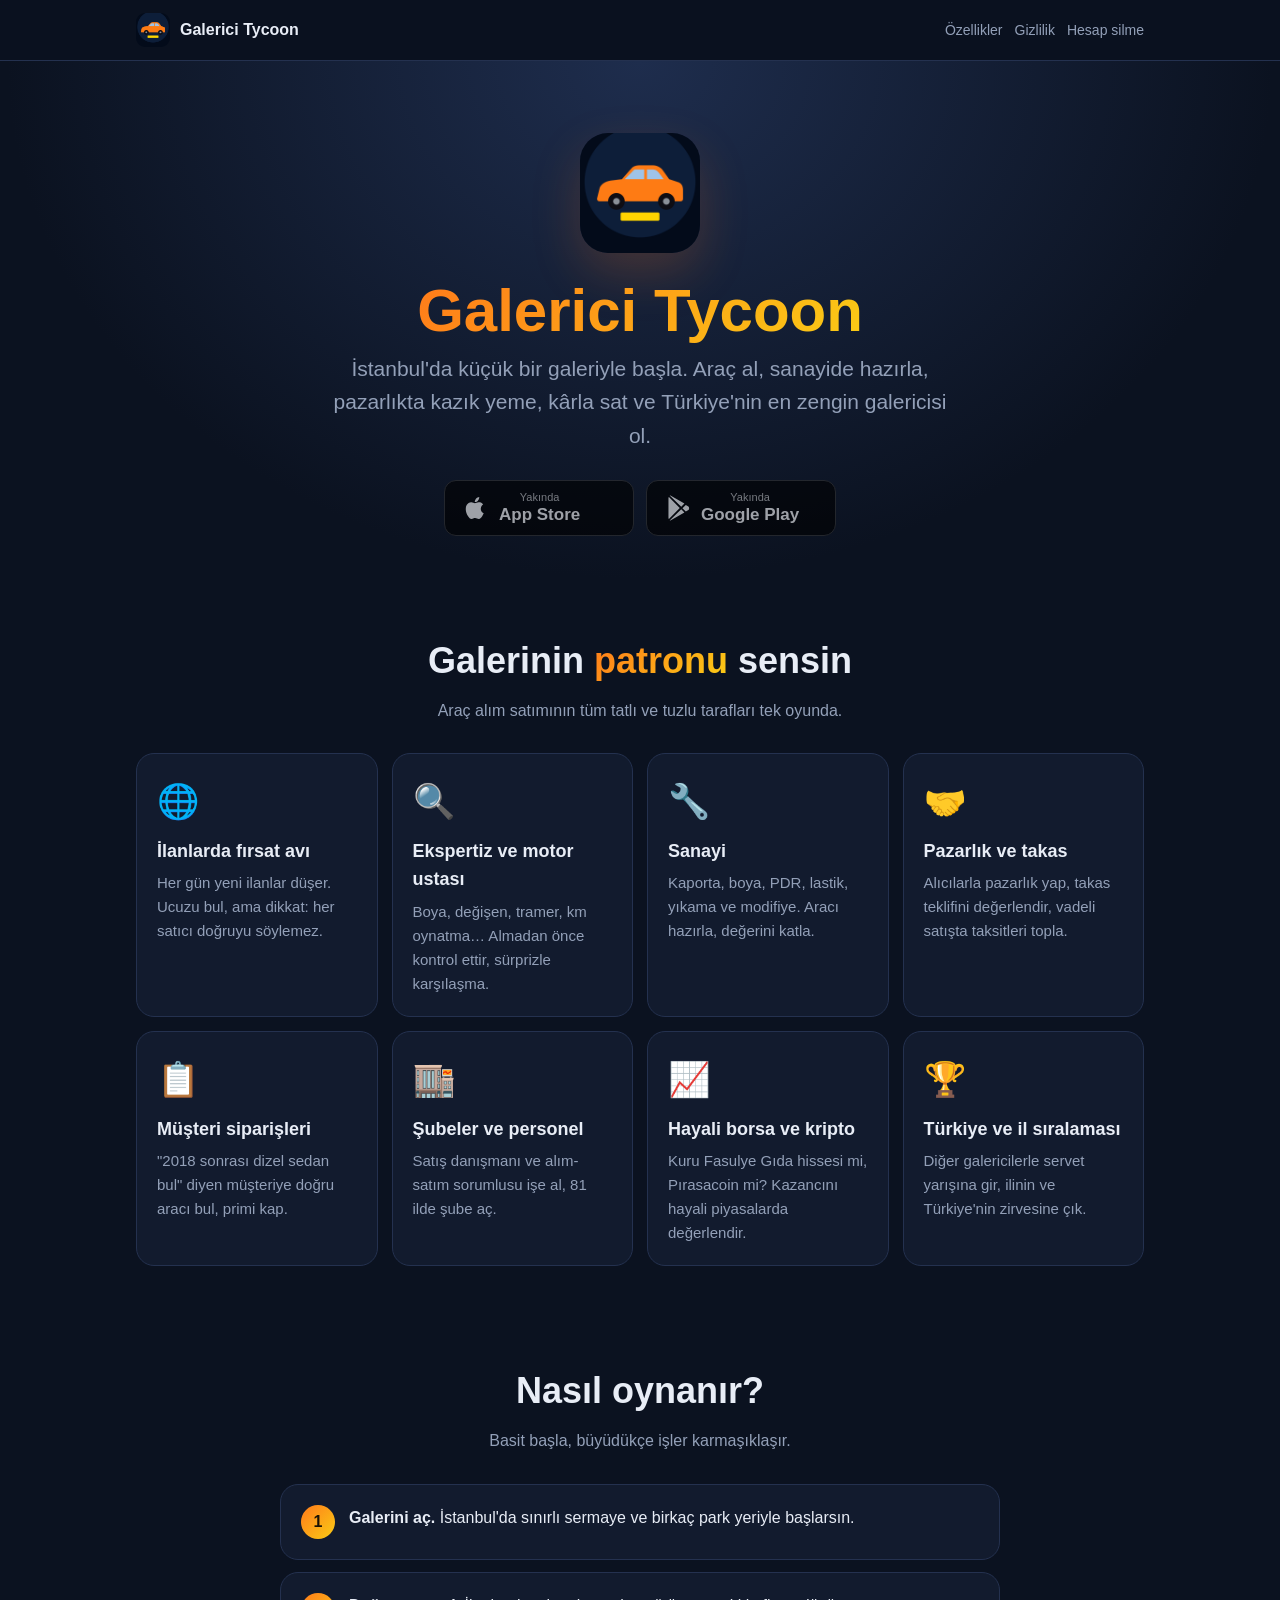
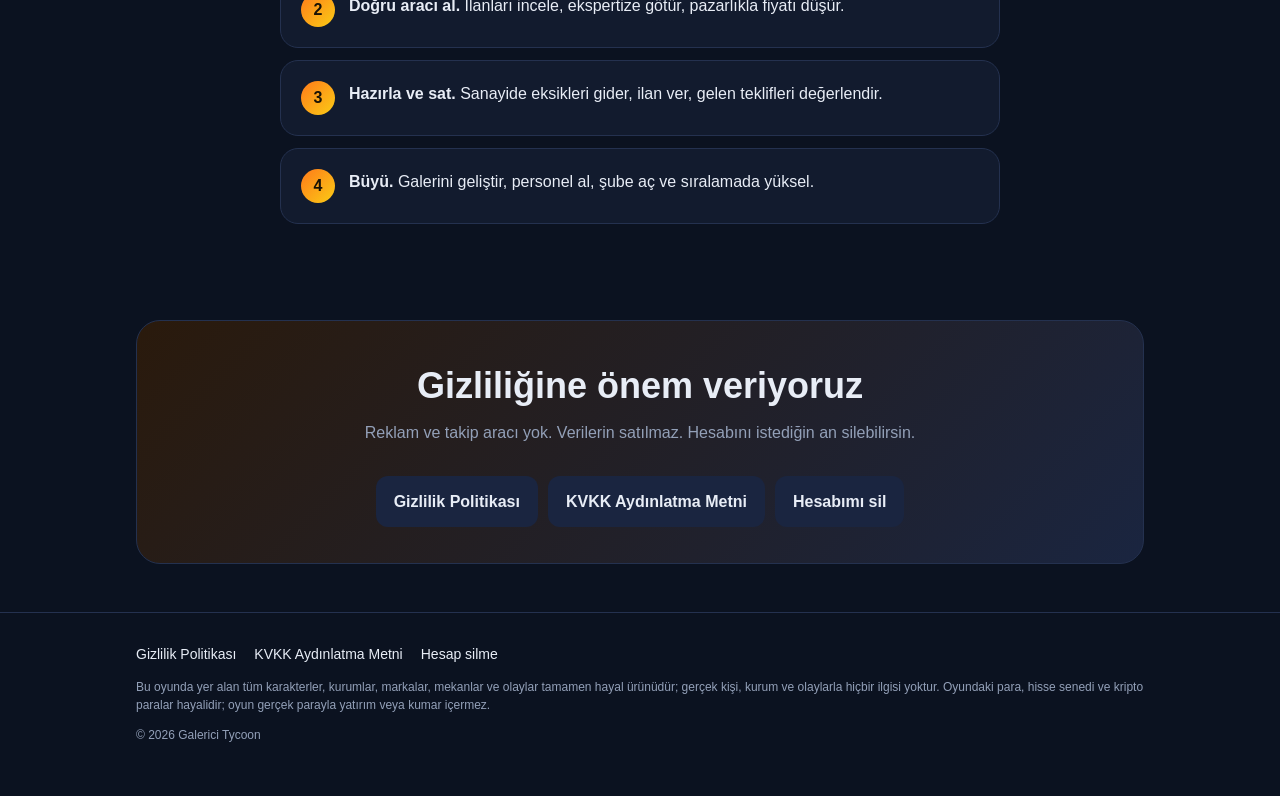
<file: index.html>
<!doctype html>
<html lang="tr">
<head>
<meta charset="utf-8">
<meta name="viewport" content="width=device-width,initial-scale=1">
<title>Galerici Tycoon</title>
<meta name="description" content="Galerici Tycoon: İstanbul'da küçük bir galeriyle başla, araç al, sanayide hazırla, pazarlık yap, sat ve 81 ilde Türkiye'nin en zengin galericisi ol.">
<meta property="og:title" content="Galerici Tycoon">
<meta property="og:description" content="Al, hazırla, pazarlık yap, sat. Türkiye'nin en zengin galericisi ol.">
<meta property="og:image" content="icon.png">
<meta name="theme-color" content="#0b1220">
<link rel="icon" href="icon.png">
<link rel="stylesheet" href="style.css">
</head>
<body>
<nav><div class="wrap">
  <a class="brand" href="index.html"><img src="icon.png" alt="">Galerici Tycoon</a>
  <a class="l opt" href="#ozellikler">Özellikler</a>
  <a class="l" href="gizlilik.html">Gizlilik</a>
  <a class="l" href="hesap-sil.html">Hesap silme</a>
</div></nav>

<header class="hero"><div class="wrap">
  <img class="ic" src="icon.png" alt="Galerici Tycoon simgesi">
  <h1><span class="grad">Galerici Tycoon</span></h1>
  <p class="lead">İstanbul'da küçük bir galeriyle başla. Araç al, sanayide hazırla, pazarlıkta kazık yeme, kârla sat ve Türkiye'nin en zengin galericisi ol.</p>
  <div class="stores">
    <a class="store soon" href="#" aria-label="App Store'dan indir (yakında)"><svg viewBox="0 0 24 24" aria-hidden="true"><path d="M16.4 12.6c0-2.6 2.1-3.8 2.2-3.9-1.2-1.8-3.1-2-3.7-2-1.6-.2-3.1.9-3.9.9-.8 0-2-.9-3.4-.9-1.7 0-3.3 1-4.2 2.6-1.8 3.1-.5 7.7 1.3 10.2.9 1.2 1.9 2.6 3.2 2.6 1.3-.1 1.8-.8 3.3-.8s2 .8 3.4.8c1.4 0 2.3-1.3 3.1-2.5 1-1.4 1.4-2.8 1.4-2.9 0 0-2.7-1-2.7-4.1zM13.9 5c.7-.9 1.2-2 1.1-3.2-1 0-2.3.7-3 1.6-.7.8-1.2 2-1.1 3.1 1.1.1 2.3-.6 3-1.5z"/></svg><span><small>Yakında</small><b>App Store</b></span></a>
    <a class="store soon" href="#" aria-label="Google Play'den indir (yakında)"><svg viewBox="0 0 24 24" aria-hidden="true"><path d="M3.6 1.8c-.3.3-.4.7-.4 1.2v18c0 .5.1.9.4 1.2l10-10.2L3.6 1.8zm11.4 9 2.9-2.9L5.4.7c-.4-.2-.8-.3-1.1-.2l10.7 10.3zm0 2.4L4.3 23.5c.3.1.7 0 1.1-.2l12.5-7.2-2.9-2.9zm6.6-2.6-2.4-1.4-3.1 3.1 3.1 3 2.4-1.4c.9-.5.9-2.8 0-3.3z"/></svg><span><small>Yakında</small><b>Google Play</b></span></a>
  </div>
  
</div></header>

<section id="ozellikler"><div class="wrap">
  <h2 class="t">Galerinin <span class="grad">patronu</span> sensin</h2>
  <p class="st">Araç alım satımının tüm tatlı ve tuzlu tarafları tek oyunda.</p>
  <div class="grid">
    <div class="card"><div class="e">🌐</div><h3>İlanlarda fırsat avı</h3><p>Her gün yeni ilanlar düşer. Ucuzu bul, ama dikkat: her satıcı doğruyu söylemez.</p></div>
    <div class="card"><div class="e">🔍</div><h3>Ekspertiz ve motor ustası</h3><p>Boya, değişen, tramer, km oynatma… Almadan önce kontrol ettir, sürprizle karşılaşma.</p></div>
    <div class="card"><div class="e">🔧</div><h3>Sanayi</h3><p>Kaporta, boya, PDR, lastik, yıkama ve modifiye. Aracı hazırla, değerini katla.</p></div>
    <div class="card"><div class="e">🤝</div><h3>Pazarlık ve takas</h3><p>Alıcılarla pazarlık yap, takas teklifini değerlendir, vadeli satışta taksitleri topla.</p></div>
    <div class="card"><div class="e">📋</div><h3>Müşteri siparişleri</h3><p>"2018 sonrası dizel sedan bul" diyen müşteriye doğru aracı bul, primi kap.</p></div>
    <div class="card"><div class="e">🏬</div><h3>Şubeler ve personel</h3><p>Satış danışmanı ve alım-satım sorumlusu işe al, 81 ilde şube aç.</p></div>
    <div class="card"><div class="e">📈</div><h3>Hayali borsa ve kripto</h3><p>Kuru Fasulye Gıda hissesi mi, Pırasacoin mi? Kazancını hayali piyasalarda değerlendir.</p></div>
    <div class="card"><div class="e">🏆</div><h3>Türkiye ve il sıralaması</h3><p>Diğer galericilerle servet yarışına gir, ilinin ve Türkiye'nin zirvesine çık.</p></div>
  </div>
</div></section>

<section><div class="wrap">
  <h2 class="t">Nasıl oynanır?</h2>
  <p class="st">Basit başla, büyüdükçe işler karmaşıklaşır.</p>
  <div class="steps">
    <div class="card"><div><b>Galerini aç.</b> İstanbul'da sınırlı sermaye ve birkaç park yeriyle başlarsın.</div></div>
    <div class="card"><div><b>Doğru aracı al.</b> İlanları incele, ekspertize götür, pazarlıkla fiyatı düşür.</div></div>
    <div class="card"><div><b>Hazırla ve sat.</b> Sanayide eksikleri gider, ilan ver, gelen teklifleri değerlendir.</div></div>
    <div class="card"><div><b>Büyü.</b> Galerini geliştir, personel al, şube aç ve sıralamada yüksel.</div></div>
  </div>
</div></section>

<section><div class="wrap"><div class="cta">
  <h2 class="t" style="margin-bottom:6px">Gizliliğine önem veriyoruz</h2>
  <p class="st" style="margin-bottom:18px">Reklam ve takip aracı yok. Verilerin satılmaz. Hesabını istediğin an silebilirsin.</p>
  <div style="display:flex;gap:10px;justify-content:center;flex-wrap:wrap">
    <a class="btn" style="width:auto" href="gizlilik.html">Gizlilik Politikası</a>
    <a class="btn" style="width:auto" href="kvkk.html">KVKK Aydınlatma Metni</a>
    <a class="btn" style="width:auto" href="hesap-sil.html">Hesabımı sil</a>
  </div>
</div></div></section>

<footer><div class="wrap">
  <div class="links"><a href="gizlilik.html">Gizlilik Politikası</a><a href="kvkk.html">KVKK Aydınlatma Metni</a><a href="hesap-sil.html">Hesap silme</a><a id="mail" href="#">İletişim</a></div>
  <p class="disc">Bu oyunda yer alan tüm karakterler, kurumlar, markalar, mekanlar ve olaylar tamamen hayal ürünüdür; gerçek kişi, kurum ve olaylarla hiçbir ilgisi yoktur. Oyundaki para, hisse senedi ve kripto paralar hayalidir; oyun gerçek parayla yatırım veya kumar içermez.</p>
  <p class="disc">© <span id="y"></span> <span id="vs"></span></p>
</div></footer>
<script src="legal.js"></script>
<script src="common.js"></script>
</body>
</html>
</file>
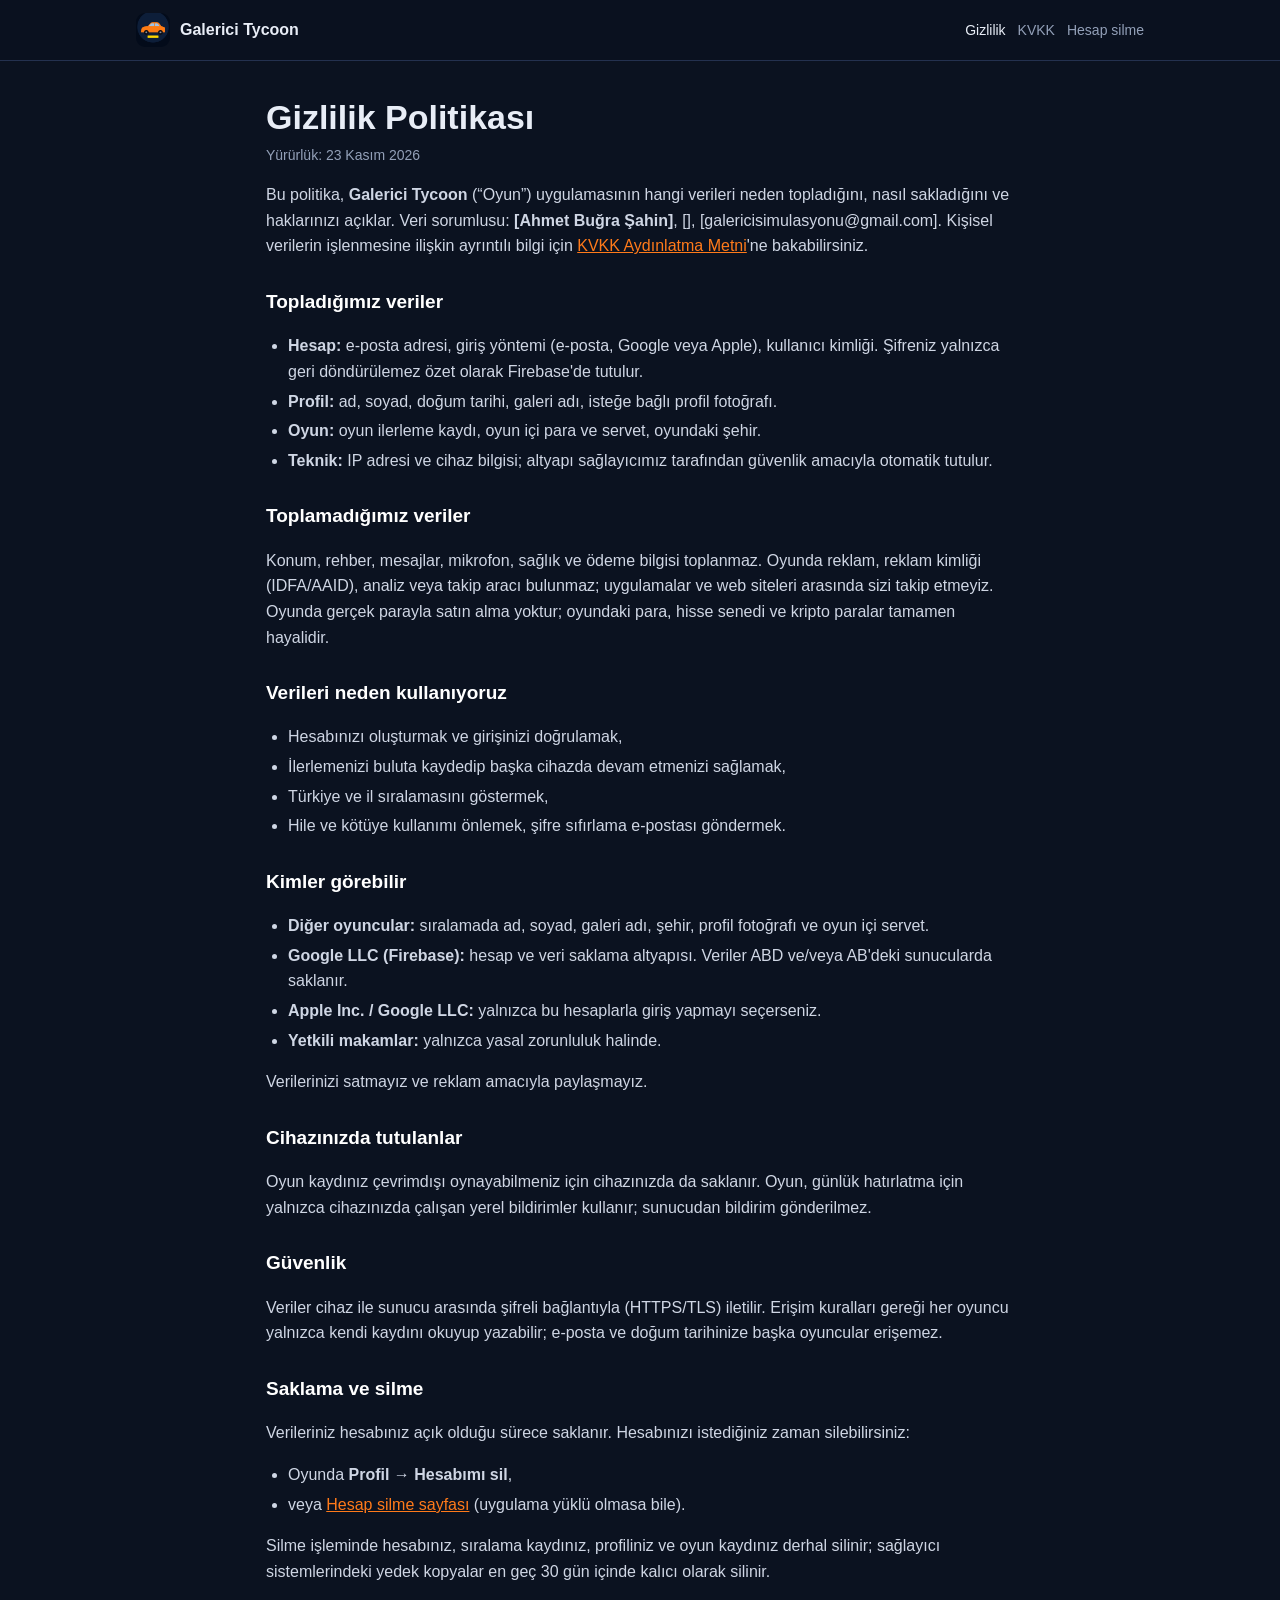
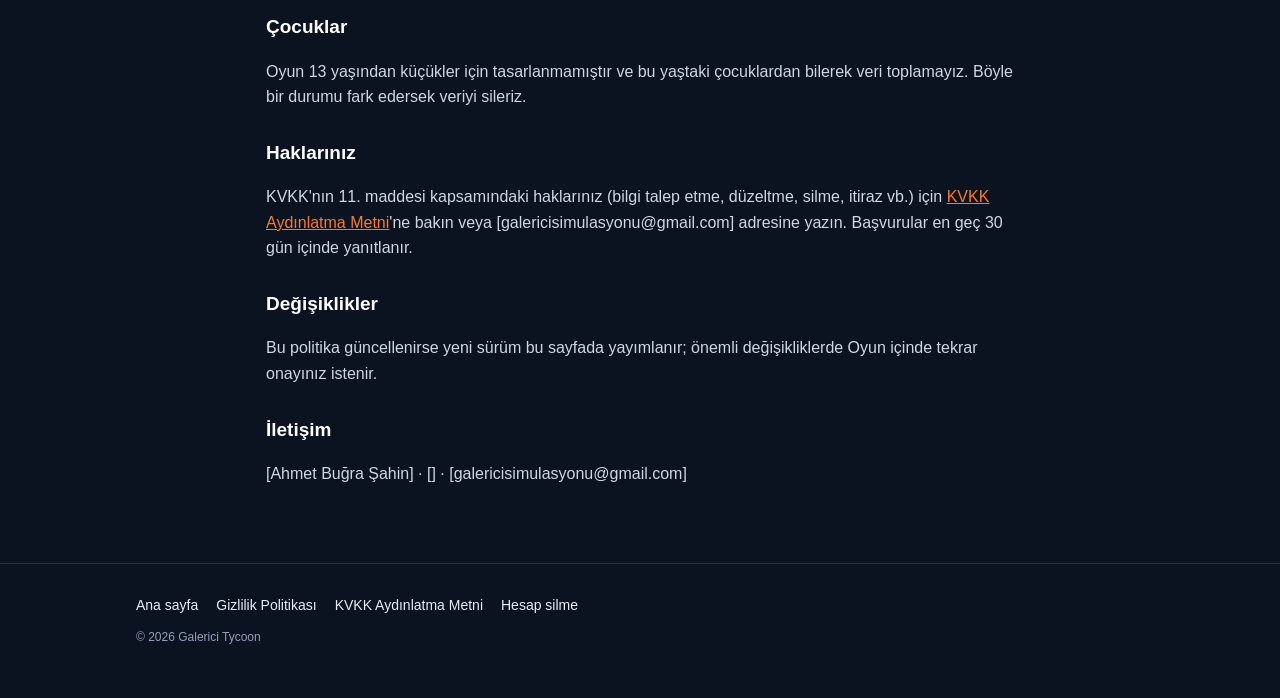
<file: gizlilik.html>
<!doctype html>
<html lang="tr">
<head>
<meta charset="utf-8">
<meta name="viewport" content="width=device-width,initial-scale=1">
<title>Gizlilik Politikası · Galerici Tycoon</title>
<meta name="theme-color" content="#0b1220">
<link rel="icon" href="icon.png">
<link rel="stylesheet" href="style.css">
</head>
<body>
<nav><div class="wrap">
  <a class="brand" href="index.html"><img src="icon.png" alt="">Galerici Tycoon</a>
  <a class="l on" href="gizlilik.html">Gizlilik</a>
  <a class="l opt" href="kvkk.html">KVKK</a>
  <a class="l" href="hesap-sil.html">Hesap silme</a>
</div></nav>
<main class="doc" data-doc="privacy"><noscript>Bu metni görüntülemek için JavaScript'i açın.</noscript></main>
<footer><div class="wrap">
  <div class="links"><a href="index.html">Ana sayfa</a><a href="gizlilik.html">Gizlilik Politikası</a><a href="kvkk.html">KVKK Aydınlatma Metni</a><a href="hesap-sil.html">Hesap silme</a><a id="mail" href="#">İletişim</a></div>
  <p class="disc">© <span id="y"></span> <span id="vs"></span></p>
</div></footer>
<script src="legal.js"></script>
<script src="common.js"></script>
</body>
</html>
</file>
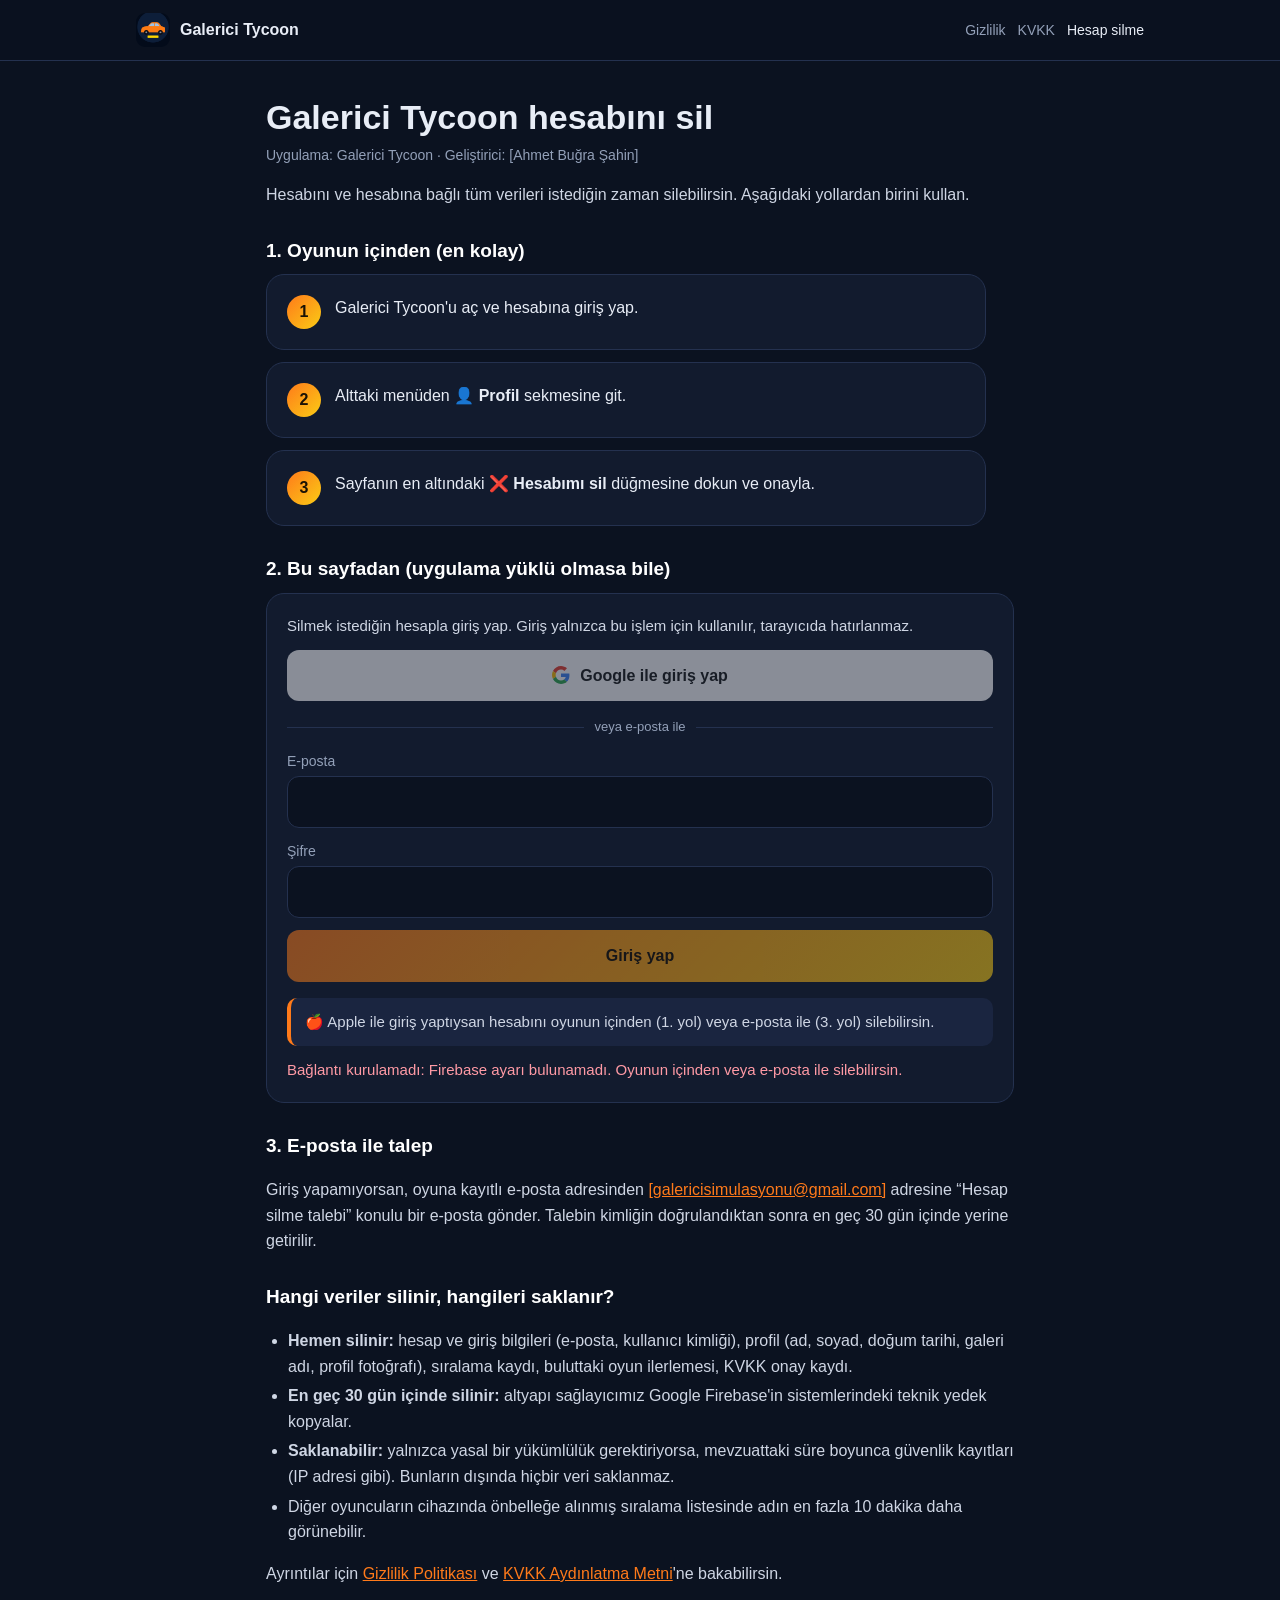
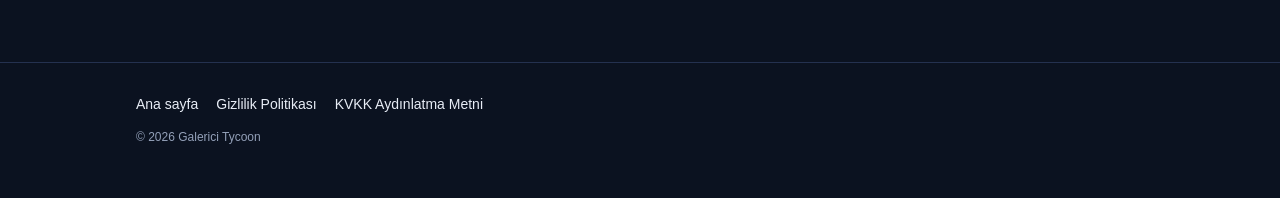
<file: hesap-sil.html>
<!doctype html>
<html lang="tr">
<head>
<meta charset="utf-8">
<meta name="viewport" content="width=device-width,initial-scale=1">
<title>Hesap Silme · Galerici Tycoon</title>
<meta name="description" content="Galerici Tycoon hesabını ve tüm verilerini silme.">
<meta name="theme-color" content="#0b1220">
<link rel="icon" href="icon.png">
<link rel="stylesheet" href="style.css">
</head>
<body>
<nav><div class="wrap">
  <a class="brand" href="index.html"><img src="icon.png" alt="">Galerici Tycoon</a>
  <a class="l" href="gizlilik.html">Gizlilik</a>
  <a class="l opt" href="kvkk.html">KVKK</a>
  <a class="l on" href="hesap-sil.html">Hesap silme</a>
</div></nav>

<main class="doc">
  <h2>Galerici Tycoon hesabını sil</h2>
  <p class="meta">Uygulama: Galerici Tycoon · Geliştirici: <span id="dev"></span></p>
  <p>Hesabını ve hesabına bağlı tüm verileri istediğin zaman silebilirsin. Aşağıdaki yollardan birini kullan.</p>

  <h3>1. Oyunun içinden (en kolay)</h3>
  <div class="steps" style="margin:0">
    <div class="card"><div>Galerici Tycoon'u aç ve hesabına giriş yap.</div></div>
    <div class="card"><div>Alttaki menüden <b>👤 Profil</b> sekmesine git.</div></div>
    <div class="card"><div>Sayfanın en altındaki <b>❌ Hesabımı sil</b> düğmesine dokun ve onayla.</div></div>
  </div>

  <h3>2. Bu sayfadan (uygulama yüklü olmasa bile)</h3>
  <div class="card">
    <div id="step-login">
      <p style="margin-top:0">Silmek istediğin hesapla giriş yap. Giriş yalnızca bu işlem için kullanılır, tarayıcıda hatırlanmaz.</p>
      <button class="btn g" id="btn-google"><svg width="18" height="18" viewBox="0 0 48 48" aria-hidden="true"><path fill="#EA4335" d="M24 9.5c3.5 0 6.6 1.2 9.1 3.6l6.8-6.8C35.8 2.4 30.3 0 24 0 14.6 0 6.6 5.4 2.6 13.2l7.9 6.2C12.4 13.7 17.7 9.5 24 9.5z"/><path fill="#4285F4" d="M46.5 24.5c0-1.6-.1-3.1-.4-4.5H24v9h12.7c-.6 3-2.3 5.5-4.8 7.2l7.7 6c4.5-4.2 6.9-10.3 6.9-17.7z"/><path fill="#FBBC05" d="M10.5 28.6c-.5-1.4-.8-3-.8-4.6s.3-3.2.8-4.6l-7.9-6.2C.9 16.5 0 20.1 0 24s.9 7.5 2.6 10.8l7.9-6.2z"/><path fill="#34A853" d="M24 48c6.5 0 11.9-2.1 15.9-5.8l-7.7-6c-2.1 1.4-4.9 2.3-8.2 2.3-6.3 0-11.6-4.2-13.5-9.9l-7.9 6.2C6.6 42.6 14.6 48 24 48z"/></svg>Google ile giriş yap</button>
      <div class="or">veya e-posta ile</div>
      <form id="f-login">
        <label for="em">E-posta</label><input id="em" type="email" autocomplete="email" required maxlength="80">
        <label for="pw">Şifre</label><input id="pw" type="password" autocomplete="current-password" required maxlength="64">
        <button class="btn pri" type="submit">Giriş yap</button>
      </form>
      <p class="note" style="margin-top:16px">🍎 Apple ile giriş yaptıysan hesabını oyunun içinden (1. yol) veya e-posta ile (3. yol) silebilirsin.</p>
    </div>
    <div id="step-confirm" class="hidden">
      <p style="margin-top:0">Giriş yapılan hesap: <b id="who"></b></p>
      <p>Silinecekler: giriş bilgilerin, profilin (ad, soyad, doğum tarihi, galeri adı, fotoğraf), sıralama kaydın ve buluttaki oyun kaydın.</p>
      <label class="chk"><input type="checkbox" id="sure"><span>Hesabımın ve tüm verilerimin <b>kalıcı olarak</b> silineceğini ve bunun geri alınamayacağını anlıyorum.</span></label>
      <button class="btn bad" id="btn-del" disabled>Hesabımı kalıcı olarak sil</button>
      <button class="btn" id="btn-cancel">Vazgeç</button>
    </div>
    <div id="step-done" class="hidden">
      <p style="margin:0;font-size:18px">✅ Hesabın ve tüm verilerin silindi.</p>
      <p>Telefonunda oyun yüklüyse uygulamayı kaldırarak cihazdaki kaydı da silebilirsin.</p>
    </div>
    <div class="msg" id="msg" role="status"></div>
  </div>

  <h3>3. E-posta ile talep</h3>
  <p>Giriş yapamıyorsan, oyuna kayıtlı e-posta adresinden <a id="req" href="#"></a> adresine “Hesap silme talebi” konulu bir e-posta gönder. Talebin kimliğin doğrulandıktan sonra en geç 30 gün içinde yerine getirilir.</p>

  <h3>Hangi veriler silinir, hangileri saklanır?</h3>
  <ul>
    <li><b>Hemen silinir:</b> hesap ve giriş bilgileri (e-posta, kullanıcı kimliği), profil (ad, soyad, doğum tarihi, galeri adı, profil fotoğrafı), sıralama kaydı, buluttaki oyun ilerlemesi, KVKK onay kaydı.</li>
    <li><b>En geç 30 gün içinde silinir:</b> altyapı sağlayıcımız Google Firebase'in sistemlerindeki teknik yedek kopyalar.</li>
    <li><b>Saklanabilir:</b> yalnızca yasal bir yükümlülük gerektiriyorsa, mevzuattaki süre boyunca güvenlik kayıtları (IP adresi gibi). Bunların dışında hiçbir veri saklanmaz.</li>
    <li>Diğer oyuncuların cihazında önbelleğe alınmış sıralama listesinde adın en fazla 10 dakika daha görünebilir.</li>
  </ul>
  <p>Ayrıntılar için <a href="gizlilik.html">Gizlilik Politikası</a> ve <a href="kvkk.html">KVKK Aydınlatma Metni</a>'ne bakabilirsin.</p>
</main>

<footer><div class="wrap">
  <div class="links"><a href="index.html">Ana sayfa</a><a href="gizlilik.html">Gizlilik Politikası</a><a href="kvkk.html">KVKK Aydınlatma Metni</a><a id="mail" href="#">İletişim</a></div>
  <p class="disc">© <span id="y"></span> <span id="vs"></span></p>
</div></footer>

<script src="legal.js"></script>
<script src="common.js"></script>
<script src="firebase-config.js"></script>
<script type="module">
const VS=window.LEGAL_VS||{},$=id=>document.getElementById(id);
$('dev').textContent=VS.ad;$('req').textContent=VS.eposta;
if(VS.eposta&&VS.eposta[0]!=='[')$('req').href='mailto:'+VS.eposta+'?subject='+encodeURIComponent('Hesap silme talebi - Galerici Tycoon');
const msg=(t,ok)=>{$('msg').textContent=t;$('msg').className='msg '+(ok?'ok':'err')};
const ERR={'auth/invalid-credential':'E-posta veya şifre hatalı.','auth/wrong-password':'E-posta veya şifre hatalı.','auth/user-not-found':'Bu e-posta ile kayıt bulunamadı.','auth/too-many-requests':'Çok fazla deneme yaptın, biraz sonra tekrar dene.','auth/network-request-failed':'İnternet bağlantısı yok.','auth/unauthorized-domain':'Bu site Firebase\'de yetkili alan olarak eklenmemiş.','auth/popup-blocked':'Açılır pencere engellendi, tarayıcı ayarlarından izin ver.'};
const fe=x=>{const c=String(x&&(x.code||x.message)||'');return /cancel|popup-closed/.test(c)?'':ERR[c]||'Bir hata oluştu ('+c+')'};
const B='https://www.gstatic.com/firebasejs/10.14.1/';
try{
  const C=window.FB_CONFIG||{};if(!C.apiKey)throw new Error('Firebase ayarı bulunamadı.');
  const [{initializeApp},A,F]=await Promise.all([import(B+'firebase-app.js'),import(B+'firebase-auth.js'),import(B+'firebase-firestore.js')]);
  const app=initializeApp(C),auth=A.initializeAuth(app,{persistence:A.inMemoryPersistence,popupRedirectResolver:A.browserPopupRedirectResolver}),db=F.getFirestore(app);
  auth.languageCode='tr';
  const signedIn=u=>{$('who').textContent=u.email||u.uid;$('step-login').classList.add('hidden');$('step-confirm').classList.remove('hidden');msg('')};
  $('btn-google').onclick=async()=>{msg('');try{signedIn((await A.signInWithPopup(auth,new A.GoogleAuthProvider())).user)}catch(x){const m=fe(x);if(m)msg(m)}};
  $('f-login').onsubmit=async e=>{e.preventDefault();msg('');try{signedIn((await A.signInWithEmailAndPassword(auth,$('em').value.trim(),$('pw').value)).user)}catch(x){msg(fe(x))}};
  $('sure').onchange=e=>$('btn-del').disabled=!e.target.checked;
  $('btn-cancel').onclick=async()=>{await A.signOut(auth);$('sure').checked=false;$('btn-del').disabled=true;$('step-confirm').classList.add('hidden');$('step-login').classList.remove('hidden');msg('')};
  $('btn-del').onclick=async()=>{
    const u=auth.currentUser;if(!u)return;$('btn-del').disabled=true;msg('Siliniyor…',true);
    try{await Promise.all([F.deleteDoc(F.doc(db,'players',u.uid)),F.deleteDoc(F.doc(db,'users',u.uid))]);await A.deleteUser(u);
      $('step-confirm').classList.add('hidden');$('step-done').classList.remove('hidden');msg('')}
    catch(x){$('btn-del').disabled=false;msg('Silinemedi: '+fe(x)+' Tekrar dene veya e-posta ile talep gönder.')}
  };
}catch(e){msg('Bağlantı kurulamadı: '+e.message+' Oyunun içinden veya e-posta ile silebilirsin.');$('btn-google').disabled=true;document.querySelector('#f-login button').disabled=true}
</script>
</body>
</html>
</file>
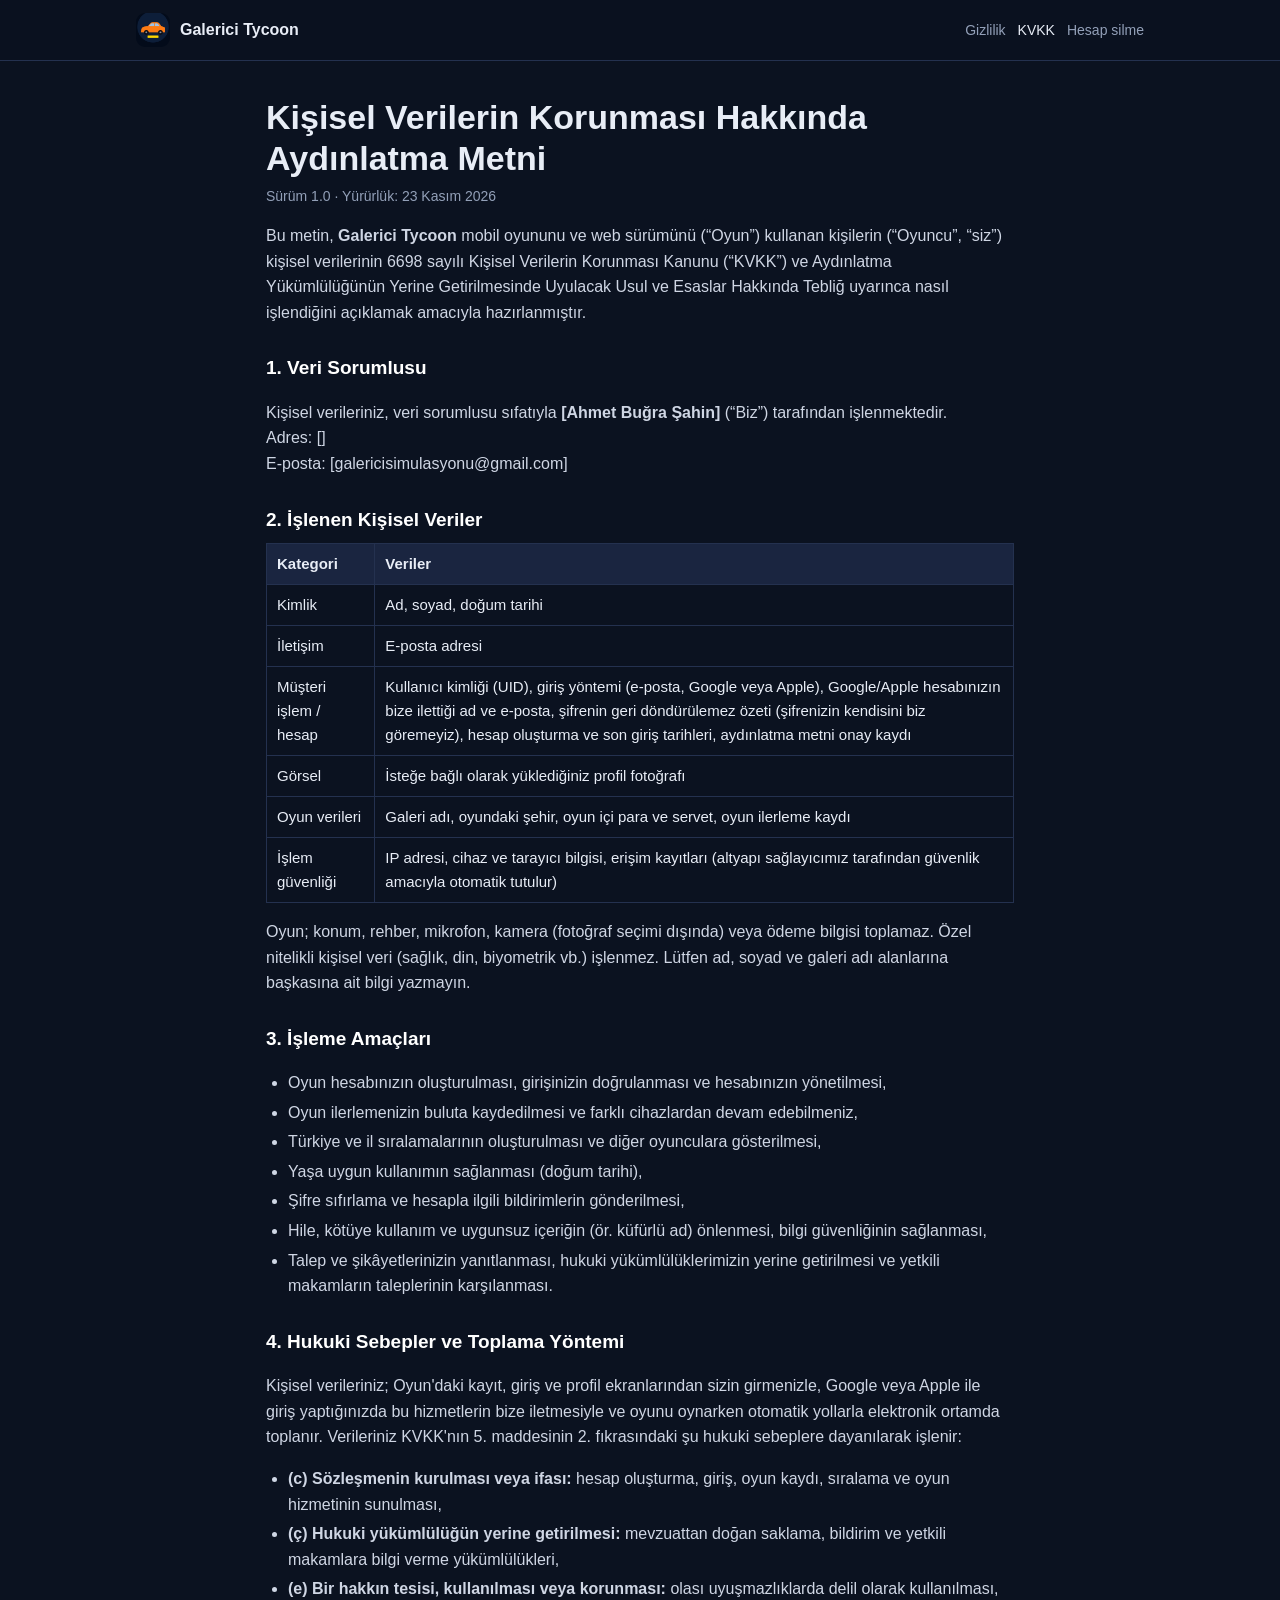
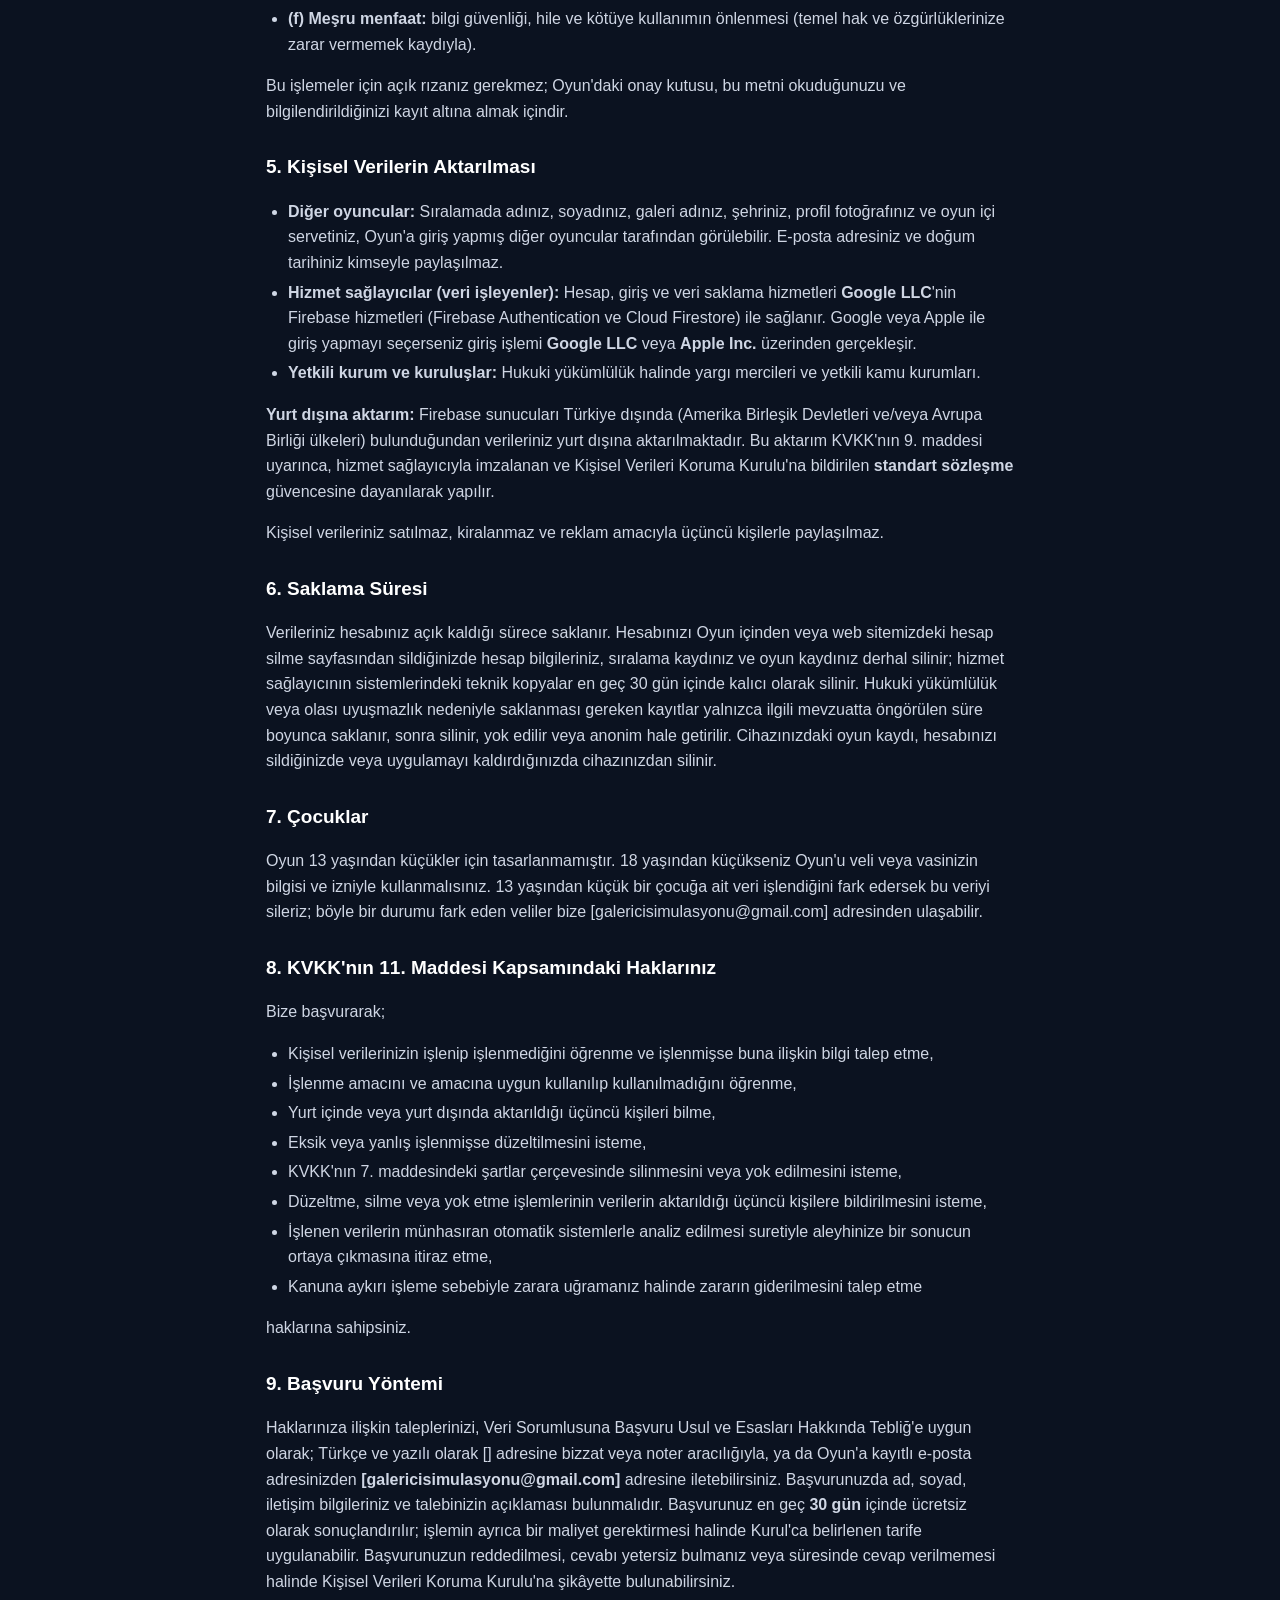
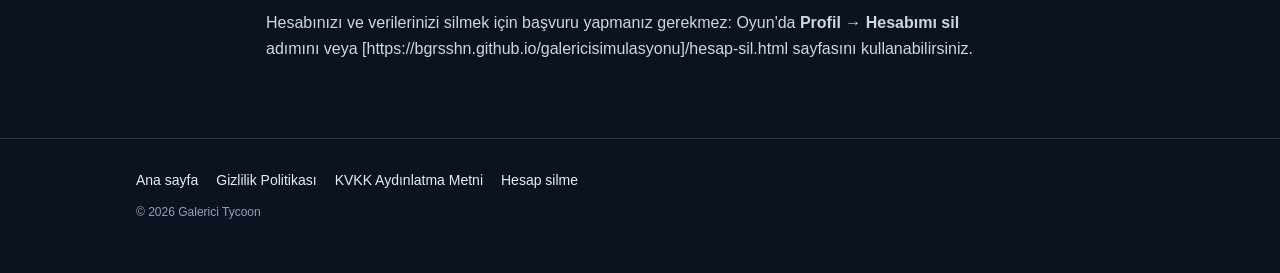
<file: kvkk.html>
<!doctype html>
<html lang="tr">
<head>
<meta charset="utf-8">
<meta name="viewport" content="width=device-width,initial-scale=1">
<title>KVKK Aydınlatma Metni · Galerici Tycoon</title>
<meta name="theme-color" content="#0b1220">
<link rel="icon" href="icon.png">
<link rel="stylesheet" href="style.css">
</head>
<body>
<nav><div class="wrap">
  <a class="brand" href="index.html"><img src="icon.png" alt="">Galerici Tycoon</a>
  <a class="l" href="gizlilik.html">Gizlilik</a>
  <a class="l opt on" href="kvkk.html">KVKK</a>
  <a class="l" href="hesap-sil.html">Hesap silme</a>
</div></nav>
<main class="doc" data-doc="kvkk"><noscript>Bu metni görüntülemek için JavaScript'i açın.</noscript></main>
<footer><div class="wrap">
  <div class="links"><a href="index.html">Ana sayfa</a><a href="gizlilik.html">Gizlilik Politikası</a><a href="kvkk.html">KVKK Aydınlatma Metni</a><a href="hesap-sil.html">Hesap silme</a><a id="mail" href="#">İletişim</a></div>
  <p class="disc">© <span id="y"></span> <span id="vs"></span></p>
</div></footer>
<script src="legal.js"></script>
<script src="common.js"></script>
</body>
</html>
</file>
<file: style.css>
:root{--bg:#0b1220;--card:#121b2e;--card2:#1a2540;--line:#24314f;--tx:#e8edf6;--mu:#93a0b8;--ac:#ff7a1a;--ac2:#facc15;--ok:#22c55e;--bad:#ef4444}
*{box-sizing:border-box}
html{scroll-behavior:smooth}
body{margin:0;background:var(--bg);color:var(--tx);font:16px/1.6 -apple-system,BlinkMacSystemFont,"Segoe UI",Roboto,Helvetica,Arial,sans-serif;-webkit-font-smoothing:antialiased}
a{color:var(--ac)}
img{max-width:100%}
.wrap{max-width:1040px;margin:0 auto;padding:0 16px}
nav{position:sticky;top:0;z-index:5;background:rgba(11,18,32,.85);backdrop-filter:blur(10px);-webkit-backdrop-filter:blur(10px);border-bottom:1px solid var(--line)}
nav .wrap{display:flex;align-items:center;gap:12px;height:60px}
nav .brand{display:flex;align-items:center;gap:10px;font-weight:800;color:var(--tx);text-decoration:none;margin-right:auto}
nav .brand img{width:34px;height:34px;border-radius:9px}
nav a.l{color:var(--mu);text-decoration:none;font-size:14px}
nav a.l:hover,nav a.l.on{color:var(--tx)}
@media(max-width:600px){nav a.l.opt{display:none}}
.grad{background:linear-gradient(135deg,var(--ac),var(--ac2));-webkit-background-clip:text;background-clip:text;color:transparent}
.hero{padding:72px 0 48px;text-align:center;background:radial-gradient(ellipse at 50% 0%,#1e2d4d 0%,transparent 70%)}
.hero img.ic{width:120px;height:120px;border-radius:28px;box-shadow:0 20px 50px #ff7a1a33}
.hero h1{font-size:clamp(36px,8vw,60px);line-height:1.05;margin:18px 0 10px}
.hero p.lead{font-size:clamp(17px,3.5vw,21px);color:var(--mu);max-width:640px;margin:0 auto}
.stores{display:flex;gap:12px;justify-content:center;flex-wrap:wrap;margin-top:28px}
.store{display:flex;align-items:center;gap:10px;background:#000;border:1px solid #333;color:#fff;text-decoration:none;border-radius:12px;padding:10px 18px;min-width:190px}
.store small{display:block;font-size:11px;color:#bbb;line-height:1.2}.store b{display:block;font-size:17px;line-height:1.2}
.store svg{width:26px;height:26px;flex:none;fill:#fff}
.store.soon{opacity:.6;pointer-events:none}
.pill{display:inline-block;background:var(--card2);border:1px solid var(--line);color:var(--mu);font-size:13px;border-radius:999px;padding:4px 12px;margin-top:16px}
section{padding:48px 0}
h2.t{font-size:clamp(26px,5vw,36px);text-align:center;margin:0 0 8px}
p.st{text-align:center;color:var(--mu);margin:0 auto 30px;max-width:600px}
.grid{display:grid;grid-template-columns:repeat(auto-fit,minmax(230px,1fr));gap:14px}
.card{background:var(--card);border:1px solid var(--line);border-radius:18px;padding:20px}
.card .e{font-size:34px}
.card h3{margin:8px 0 6px;font-size:18px}
.card p{margin:0;color:var(--mu);font-size:15px}
.steps{counter-reset:s;display:grid;gap:12px;max-width:720px;margin:0 auto}
.steps .card{display:flex;gap:14px;align-items:flex-start}
.steps .card:before{counter-increment:s;content:counter(s);flex:none;width:34px;height:34px;border-radius:50%;background:linear-gradient(135deg,var(--ac),var(--ac2));color:#1a1205;font-weight:800;display:flex;align-items:center;justify-content:center}
.cta{text-align:center;background:linear-gradient(135deg,#2a1a0c,#1a2540);border:1px solid var(--line);border-radius:24px;padding:36px 20px}
footer{border-top:1px solid var(--line);padding:30px 0 40px;color:var(--mu);font-size:14px}
footer .links{display:flex;gap:18px;flex-wrap:wrap;margin-bottom:12px}
footer .links a{color:var(--tx);text-decoration:none}
footer .disc{font-size:12px;line-height:1.5}
/* yasal sayfalar */
.doc{max-width:780px;margin:0 auto;padding:36px 16px 60px}
.doc h2{font-size:clamp(26px,5vw,34px);line-height:1.2;margin:0 0 6px}
.doc h3{font-size:19px;margin:28px 0 8px;color:#fff}
.doc .meta{color:var(--mu);font-size:14px;margin-top:0}
.doc p,.doc li{color:#cfd6e4}
.doc ul{padding-left:22px}.doc li{margin:4px 0}
.doc table{width:100%;border-collapse:collapse;margin:8px 0;font-size:15px;display:block;overflow-x:auto}
.doc th,.doc td{border:1px solid var(--line);padding:8px 10px;text-align:left;vertical-align:top}
.doc th{background:var(--card2)}
/* form */
label{display:block;font-size:14px;color:var(--mu);margin:12px 0 4px}
input[type=email],input[type=password]{width:100%;font:inherit;color:var(--tx);background:var(--bg);border:1px solid var(--line);border-radius:12px;padding:12px}
input:focus,button:focus-visible{outline:2px solid var(--ac);outline-offset:2px}
.btn{display:inline-flex;align-items:center;justify-content:center;gap:10px;font:inherit;font-weight:700;border:0;border-radius:12px;padding:13px 18px;cursor:pointer;width:100%;margin-top:12px;background:var(--card2);color:var(--tx);text-decoration:none}
.btn.pri{background:linear-gradient(135deg,var(--ac),var(--ac2));color:#1a1205}
.btn.bad{background:var(--bad);color:#fff}
.btn.g{background:#fff;color:#1f1f1f}
.btn:disabled{opacity:.5;cursor:not-allowed}
.chk{display:flex;gap:10px;align-items:flex-start;color:var(--tx);margin-top:14px}.chk input{width:20px;height:20px;flex:none;margin-top:3px;accent-color:var(--bad)}
.msg{margin-top:12px;font-size:15px;min-height:1.5em}.msg.err{color:#ff9aa5}.msg.ok{color:#86efac}
.note{background:var(--card2);border-left:4px solid var(--ac);border-radius:10px;padding:12px 14px;color:#cfd6e4;font-size:15px}
.hidden{display:none!important}
.or{display:flex;align-items:center;gap:10px;color:var(--mu);font-size:13px;margin:16px 0 4px}.or:before,.or:after{content:'';flex:1;height:1px;background:var(--line)}
</file>
